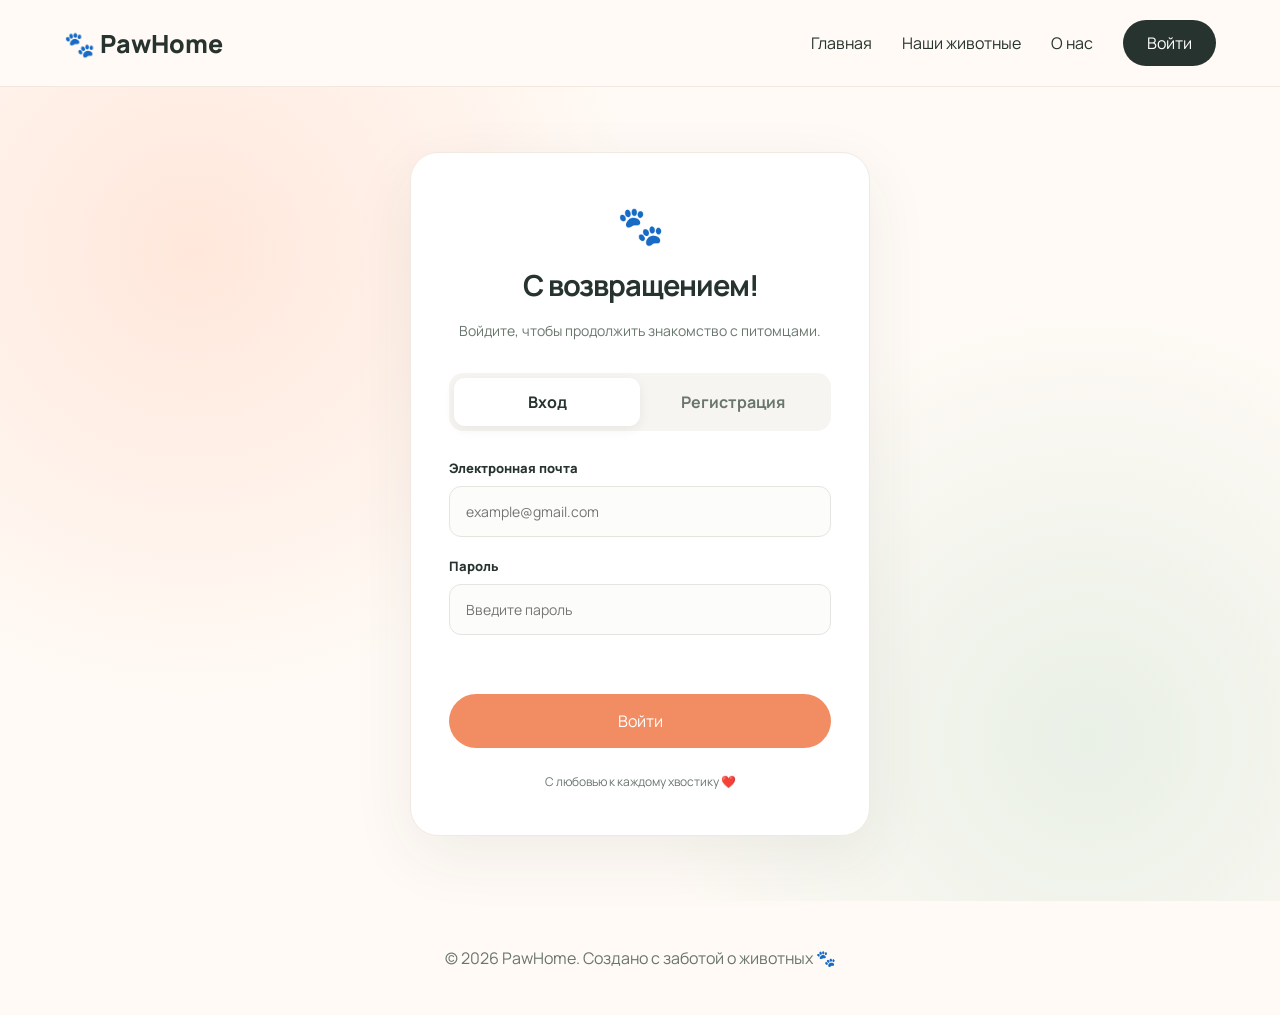
<file: login.html>
<!DOCTYPE html>
<html lang="ru">
<head>
    <meta charset="UTF-8">
    <meta name="viewport" content="width=device-width, initial-scale=1.0">
    <title>Вход и регистрация — PawHome</title>
    <link rel="stylesheet" href="css/style.css">
</head>
<body>

<header class="header">
    <nav class="navbar">
        <a href="index.html" class="logo">🐾 PawHome</a>
        <button class="menu-toggle"
                aria-label="Открыть меню"
                aria-expanded="false">☰</button>
        <div class="nav-links">
            <a href="index.html">Главная</a>
            <a href="animals.html">Наши животные</a>
            <a href="index.html#about">О нас</a>
            <a href="login.html" class="login-btn">Войти</a>
        </div>
    </nav>
</header>

<main class="auth-page">
    <section class="auth-card">
        <div class="auth-icon">🐾</div>
        <h1 id="authTitle">С возвращением!</h1>
        <p class="auth-subtitle" id="authSubtitle">
            Войдите, чтобы продолжить знакомство с питомцами.
        </p>

        <div class="auth-tabs">
            <button class="auth-tab active" data-mode="login">
                Вход
            </button>
            <button class="auth-tab" data-mode="register">
                Регистрация
            </button>
        </div>

        <form id="authForm" novalidate>
            <div class="form-group" id="nameGroup" hidden>
                <label for="fullName">Ваше имя</label>
                <input type="text" id="fullName"
                       placeholder="Например, Алексей"
                       autocomplete="name">
            </div>

            <div class="form-group">
                <label for="email">Электронная почта</label>
                <input type="email" id="email"
                       placeholder="example@gmail.com"
                       autocomplete="email" required>
            </div>

            <div class="form-group">
                <label for="password">Пароль</label>
                <input type="password" id="password"
                       placeholder="Введите пароль"
                       autocomplete="current-password"
                       minlength="8" required>
            </div>

            <div class="form-group" id="confirmGroup" hidden>
                <label for="confirmPassword">
                    Подтвердите пароль
                </label>
                <input type="password" id="confirmPassword"
                       placeholder="Повторите пароль"
                       autocomplete="new-password">
            </div>

            <p id="formMessage" class="form-message"
               role="status" aria-live="polite"></p>

            <button class="btn btn-primary auth-submit"
                    type="submit" id="submitButton">
                Войти
            </button>
        </form>

        <p class="auth-note">
            С любовью к каждому хвостику ❤️
        </p>
    </section>
</main>

<footer>
    <p>© 2026 PawHome. Создано с заботой о животных 🐾</p>
</footer>

<script src="js/script.js"></script>
</body>
</html>
</file>
<file: css/style.css>
@import url('https://fonts.googleapis.com/css2?family=Manrope:wght@400;500;600;700;800&display=swap');

:root {
    --primary: #f28c63;
    --dark: #27332e;
    --muted: #69766e;
    --background: #fffaf5;
}

* {
    box-sizing: border-box;
}

html {
    scroll-behavior: smooth;
}

body {
    margin: 0;
    font-family: 'Manrope', sans-serif;
    background: var(--background);
    color: var(--dark);
}

a {
    text-decoration: none;
    color: inherit;
}

.header {
    background: rgba(255, 250, 245, .95);
    position: sticky;
    top: 0;
    z-index: 10;
    border-bottom: 1px solid #f1e8e1;
}

.navbar {
    max-width: 1200px;
    margin: auto;
    padding: 20px 24px;
    display: flex;
    justify-content: space-between;
    align-items: center;
}

.logo {
    font-size: 25px;
    font-weight: 800;
}

.nav-links {
    display: flex;
    align-items: center;
    gap: 30px;
}

.nav-links a:hover,
.nav-links .active {
    color: var(--primary);
}

.login-btn {
    background: var(--dark);
    color: white !important;
    padding: 12px 24px;
    border-radius: 30px;
}

.menu-toggle {
    display: none;
    border: none;
    background: transparent;
    font-size: 27px;
    cursor: pointer;
}

.hero {
    max-width: 1200px;
    margin: auto;
    padding: 90px 24px;
    min-height: 650px;
    display: grid;
    grid-template-columns: 1fr 1fr;
    align-items: center;
    gap: 65px;
}

.eyebrow {
    display: inline-block;
    color: #d97850;
    font-weight: 800;
    margin-bottom: 15px;
}

.hero h1 {
    font-size: clamp(40px, 5vw, 68px);
    line-height: 1.15;
    letter-spacing: -2px;
    margin: 0 0 25px;
}

.hero h1 span {
    color: var(--primary);
}

.hero p,
.about p {
    color: var(--muted);
    line-height: 1.9;
    font-size: 17px;
}

.hero-actions {
    display: flex;
    gap: 15px;
    flex-wrap: wrap;
    margin-top: 30px;
}

.btn {
    display: inline-block;
    padding: 16px 25px;
    border-radius: 30px;
    font-weight: 800;
    transition: transform .25s, background .25s;
}

.btn:hover {
    transform: translateY(-4px);
}

.btn-primary {
    background: var(--primary);
    color: white;
}

.btn-outline {
    border: 1px solid #c9cec8;
}

.hero-image {
    position: relative;
}

.hero-image img {
    width: 100%;
    height: 490px;
    object-fit: cover;
    border-radius: 35px;
    box-shadow: 0 25px 55px #27332e20;
}

.image-label {
    position: absolute;
    bottom: 25px;
    left: -25px;
    background: white;
    padding: 17px 23px;
    border-radius: 15px;
    box-shadow: 0 10px 35px #00000012;
    font-weight: 800;
}

.features {
    max-width: 1200px;
    margin: 0 auto;
    padding: 30px 24px 90px;
    display: grid;
    grid-template-columns: repeat(3, 1fr);
    gap: 22px;
}

.feature {
    padding: 35px;
    background: white;
    border: 1px solid #f0e9e3;
    border-radius: 25px;
}

.feature span {
    font-size: 35px;
}

.feature h3 {
    margin-bottom: 8px;
}

.feature p {
    color: var(--muted);
    line-height: 1.7;
}

.about {
    padding: 90px 24px;
    background: #f5efe7;
    text-align: center;
}

.about h2 {
    font-size: clamp(30px, 4vw, 44px);
    margin: 0;
}

.about p {
    max-width: 650px;
    margin: 20px auto 30px;
}

footer {
    text-align: center;
    padding: 30px 16px;
    color: var(--muted);
}

@media (max-width: 768px) {
    .menu-toggle {
        display: block;
    }

    .nav-links {
        display: none;
        position: absolute;
        top: 70px;
        left: 0;
        right: 0;
        padding: 25px;
        background: var(--background);
        flex-direction: column;
        box-shadow: 0 15px 25px #00000010;
    }

    .nav-links.open {
        display: flex;
    }

    .hero {
        grid-template-columns: 1fr;
        padding-top: 55px;
        gap: 35px;
    }

    .hero-image img {
        height: 350px;
    }

    .image-label {
        left: 12px;
    }

    .features {
        grid-template-columns: 1fr;
    }
}

/* ANIMALS CATALOG */

.catalog {
    max-width: 1200px;
    margin: 0 auto;
    padding: 80px 24px 110px;
}

.catalog-heading {
    text-align: center;
    margin-bottom: 35px;
}

.catalog-heading h1 {
    font-size: clamp(32px, 5vw, 52px);
    letter-spacing: -1.5px;
    margin: 5px 0 15px;
}

.catalog-heading p {
    color: var(--muted);
    font-size: 17px;
}

.filters {
    display: flex;
    justify-content: center;
    flex-wrap: wrap;
    gap: 12px;
    margin-bottom: 45px;
}

.filter-btn {
    padding: 13px 26px;
    border: 1px solid #e5ded6;
    border-radius: 30px;
    background: white;
    color: var(--dark);
    font: inherit;
    font-weight: 700;
    cursor: pointer;
    transition: 0.25s;
}

.filter-btn:hover,
.filter-btn.active {
    background: var(--primary);
    border-color: var(--primary);
    color: white;
}

.animal-grid {
    display: grid;
    grid-template-columns: repeat(2, minmax(0, 1fr));
    gap: 30px;
}

.animal-card {
    overflow: hidden;
    background: white;
    border-radius: 24px;
    border: 1px solid #f1e8e1;
    transition: transform .3s, box-shadow .3s;
}

.animal-card:hover {
    transform: translateY(-6px);
    box-shadow: 0 16px 35px #27332e15;
}

.animal-card img {
    display: block;
    width: 100%;
    height: 290px;
    object-fit: cover;
}

.animal-info {
    padding: 25px;
}

.animal-type {
    color: #d97850;
    font-size: 13px;
    font-weight: 800;
}

.animal-info h2 {
    font-size: 27px;
    margin: 8px 0;
}

.animal-info p {
    color: var(--muted);
    margin-bottom: 20px;
}

.animal-btn {
    border: none;
    background: var(--primary);
    color: white;
    padding: 13px 22px;
    border-radius: 30px;
    font: inherit;
    font-weight: 800;
    cursor: pointer;
}

.animal-card.hidden {
    display: none;
}

@media (max-width: 650px) {
    .animal-grid {
        grid-template-columns: 1fr;
    }

    .catalog {
        padding-top: 55px;
    }
}

/* AUTH PAGE */

.auth-page {
    min-height: calc(100vh - 170px);
    display: flex;
    justify-content: center;
    align-items: center;
    padding: 65px 20px;
    background:
        radial-gradient(circle at 15% 20%, #ffe7db, transparent 35%),
        radial-gradient(circle at 85% 80%, #e9f0e6, transparent 35%),
        var(--background);
}

.auth-card {
    width: 100%;
    max-width: 460px;
    padding: 45px 38px;
    background: white;
    border: 1px solid #f1e8e1;
    border-radius: 28px;
    box-shadow: 0 20px 65px #27332e12;
    text-align: center;
}

.auth-icon {
    font-size: 38px;
    margin-bottom: 15px;
}

.auth-card h1 {
    font-size: 29px;
    letter-spacing: -1px;
    margin: 0 0 12px;
}

.auth-subtitle {
    font-size: 14px;
    line-height: 1.7;
    color: var(--muted);
    margin-bottom: 30px;
}

.auth-tabs {
    display: flex;
    background: #f7f5f2;
    padding: 5px;
    border-radius: 14px;
    margin-bottom: 28px;
}

.auth-tab {
    flex: 1;
    border: none;
    background: transparent;
    padding: 13px;
    font: inherit;
    font-weight: 700;
    border-radius: 11px;
    cursor: pointer;
    color: var(--muted);
}

.auth-tab.active {
    background: white;
    color: var(--dark);
    box-shadow: 0 3px 12px #00000010;
}

.form-group {
    text-align: left;
    margin-bottom: 20px;
}

.form-group[hidden] {
    display: none;
}

.form-group label {
    display: block;
    font-size: 13px;
    font-weight: 800;
    margin-bottom: 9px;
}

.form-group input {
    width: 100%;
    padding: 15px 16px;
    border: 1px solid #e4e5e1;
    border-radius: 12px;
    background: #fcfcfb;
    font: inherit;
    font-size: 14px;
    outline: none;
    transition: border-color .2s, box-shadow .2s;
}

.form-group input:focus {
    border-color: var(--primary);
    box-shadow: 0 0 0 3px #f28c6320;
}

.auth-submit {
    width: 100%;
    border: none;
    cursor: pointer;
    font: inherit;
    margin-top: 8px;
}

.form-message {
    font-size: 13px;
    font-weight: 700;
    min-height: 18px;
}

.form-message.error {
    color: #ca4141;
}

.form-message.success {
    color: #25865a;
}

.auth-note {
    color: var(--muted);
    font-size: 12px;
    margin: 25px 0 0;
}

@media (max-width: 480px) {
    .auth-card {
        padding: 35px 22px;
    }
}

/* FINAL RESPONSIVE IMPROVEMENTS */

img {
    max-width: 100%;
}

button, input {
    font-family: inherit;
}

button:focus-visible,
a:focus-visible,
input:focus-visible {
    outline: 3px solid var(--primary);
    outline-offset: 3px;
}

@media (prefers-reduced-motion: no-preference) {
    .feature,
    .animal-card,
    .auth-card {
        animation: fadeUp .6s ease both;
    }

    @keyframes fadeUp {
        from {
            opacity: 0;
            transform: translateY(15px);
        }
        to {
            opacity: 1;
            transform: translateY(0);
        }
    }
}

@media (max-width: 480px) {
    .navbar {
        padding: 15px 20px;
    }

    .hero h1 {
        letter-spacing: -1px;
    }

    .hero-actions .btn {
        text-align: center;
    }

    .hero-image img {
        height: 290px;
    }

    .feature {
        padding: 25px;
    }
}

/* ANIMAL SEARCH */

.search-container {
    max-width: 500px;
    margin: 0 auto 30px;
}

.search-container input {
    width: 100%;
    padding: 17px 22px;
    border: 1px solid #e5ded6;
    border-radius: 30px;
    background: white;
    font: inherit;
    outline: none;
    transition: .25s;
}

.search-container input:focus {
    border-color: var(--primary);
    box-shadow: 0 0 0 4px #f28c6320;
}
</file>
